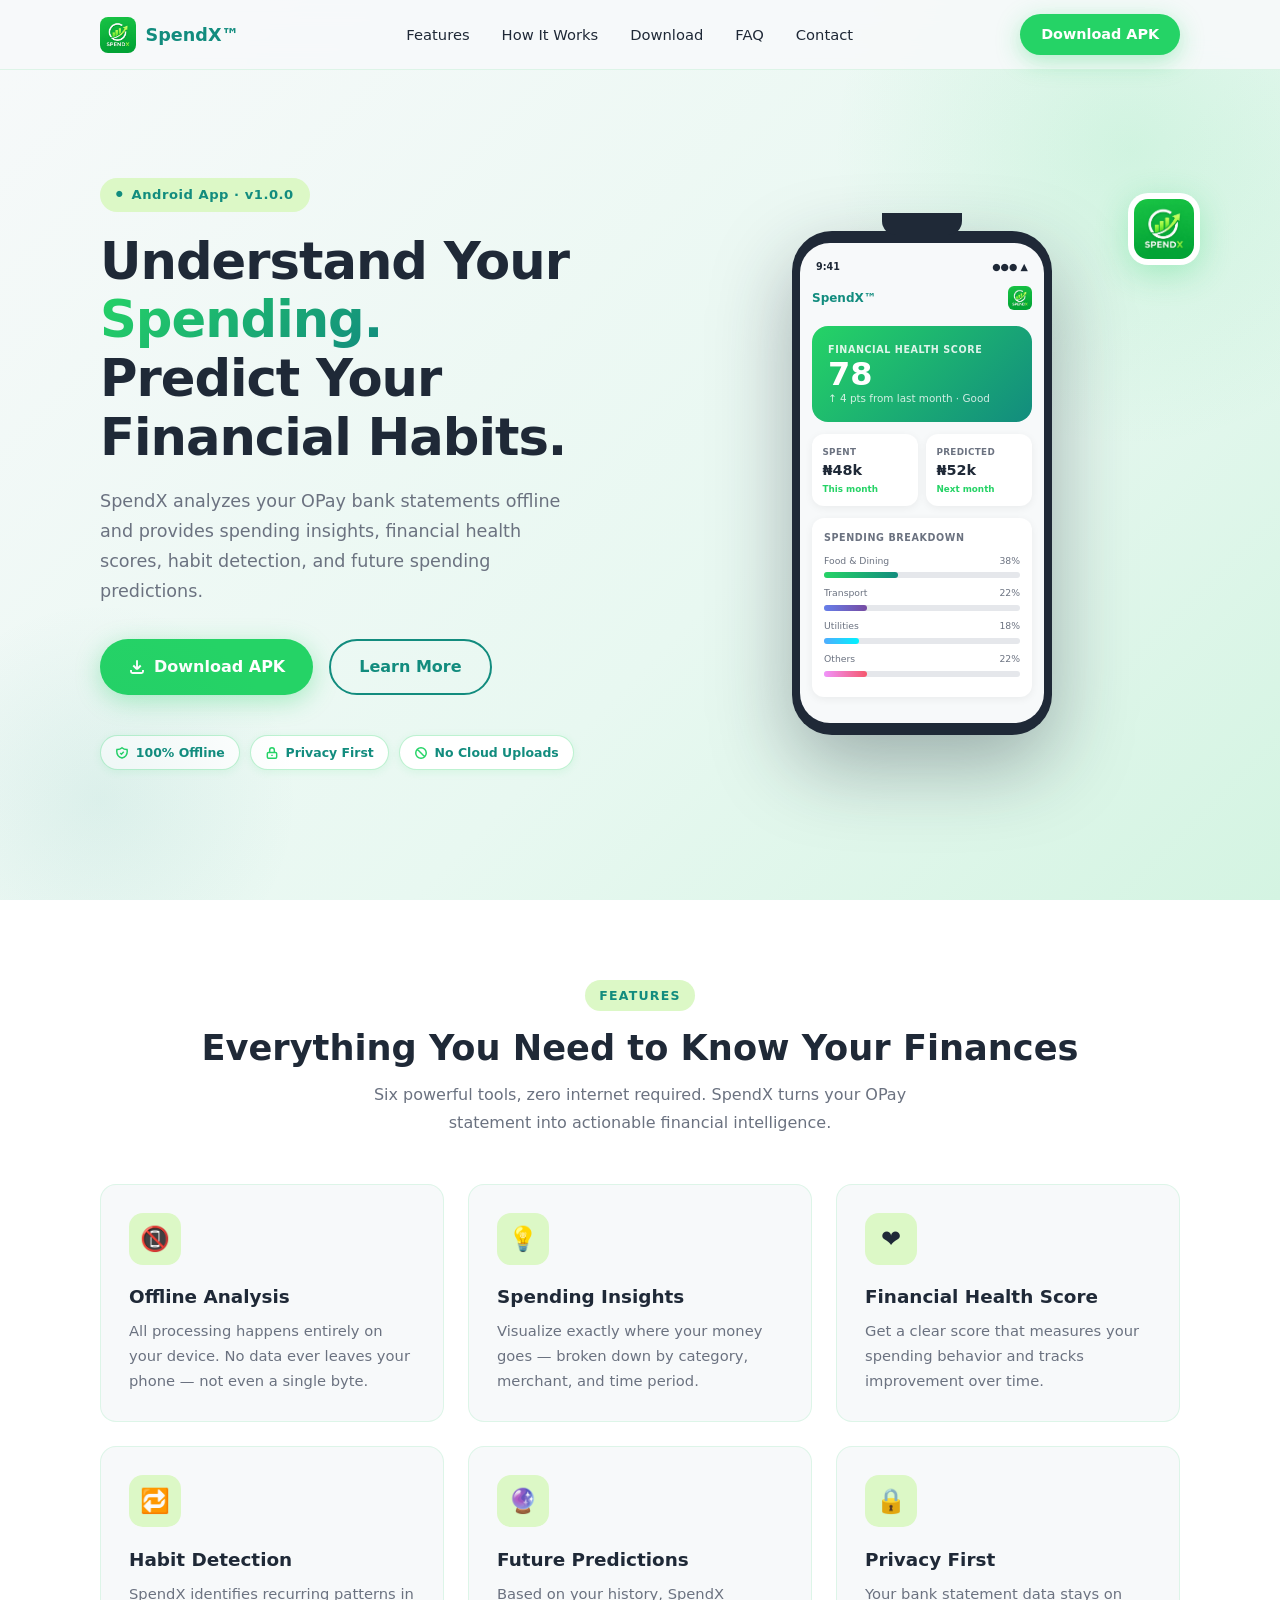
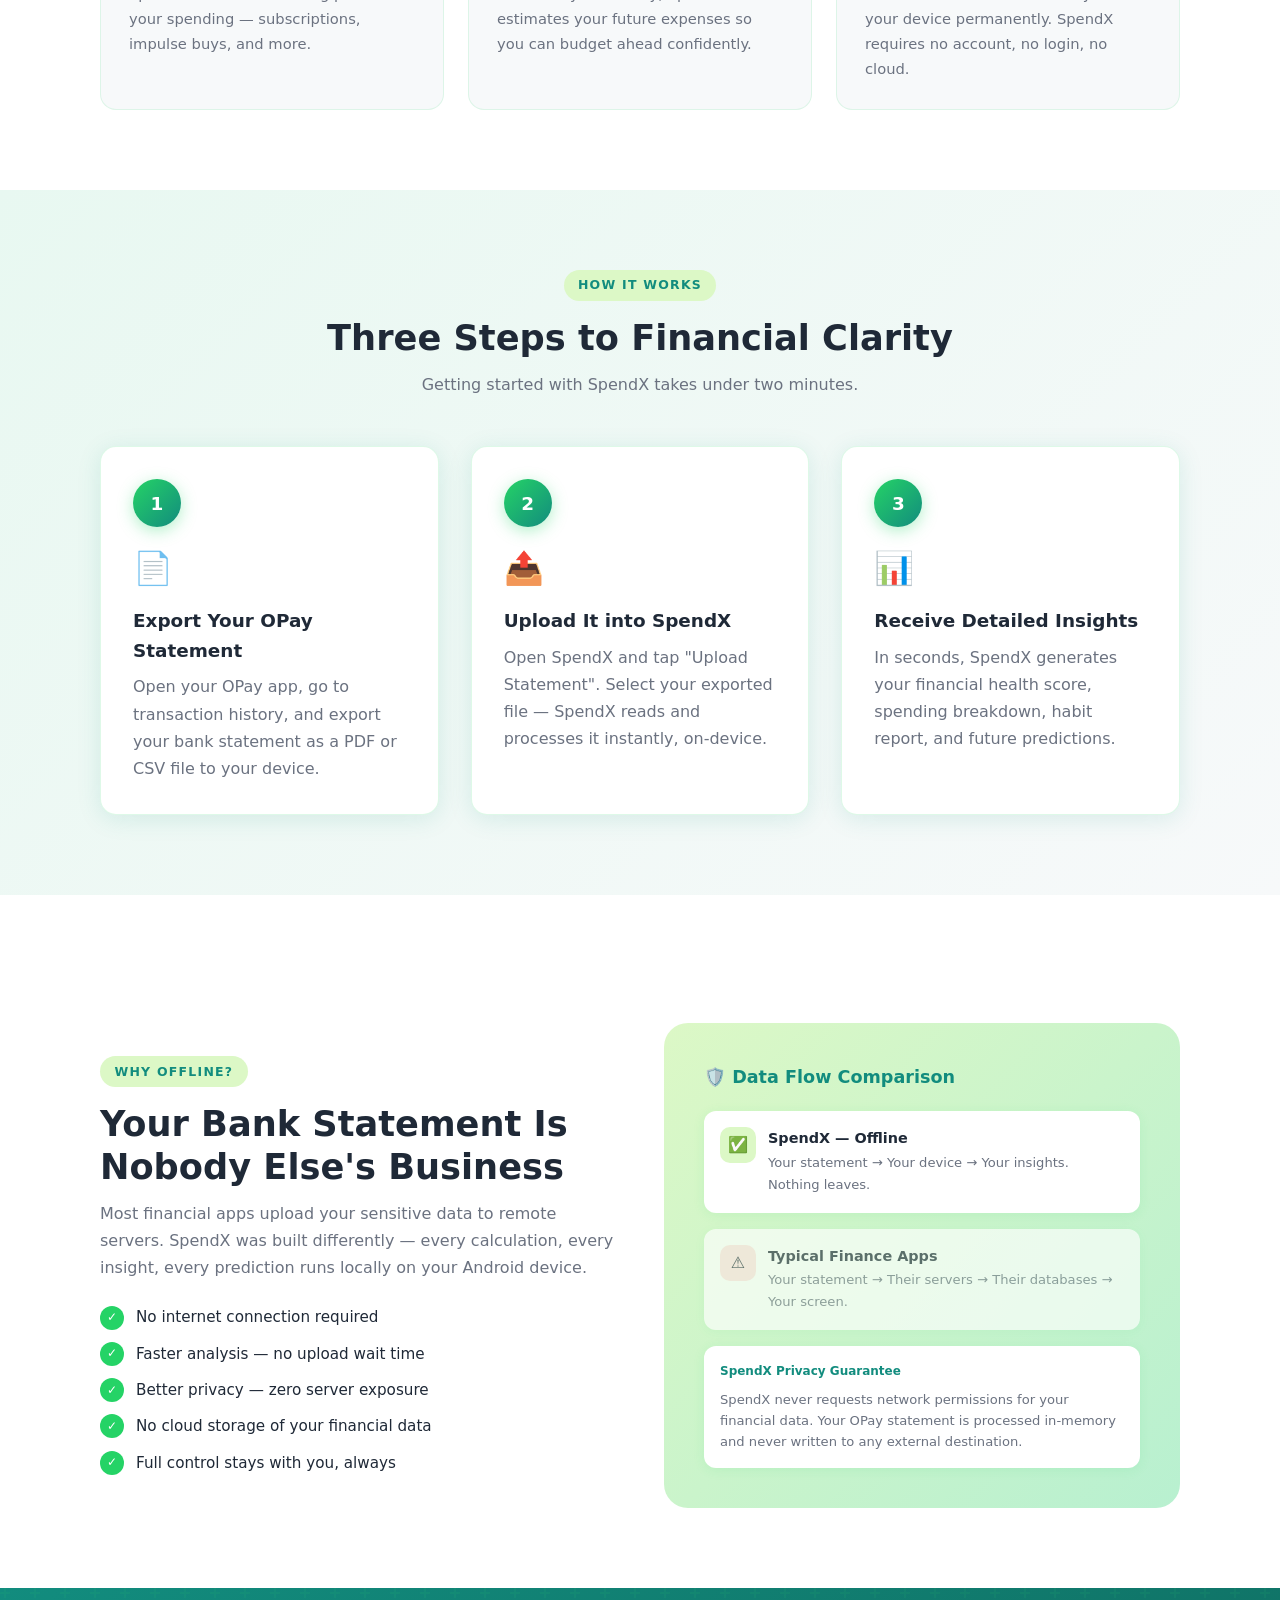
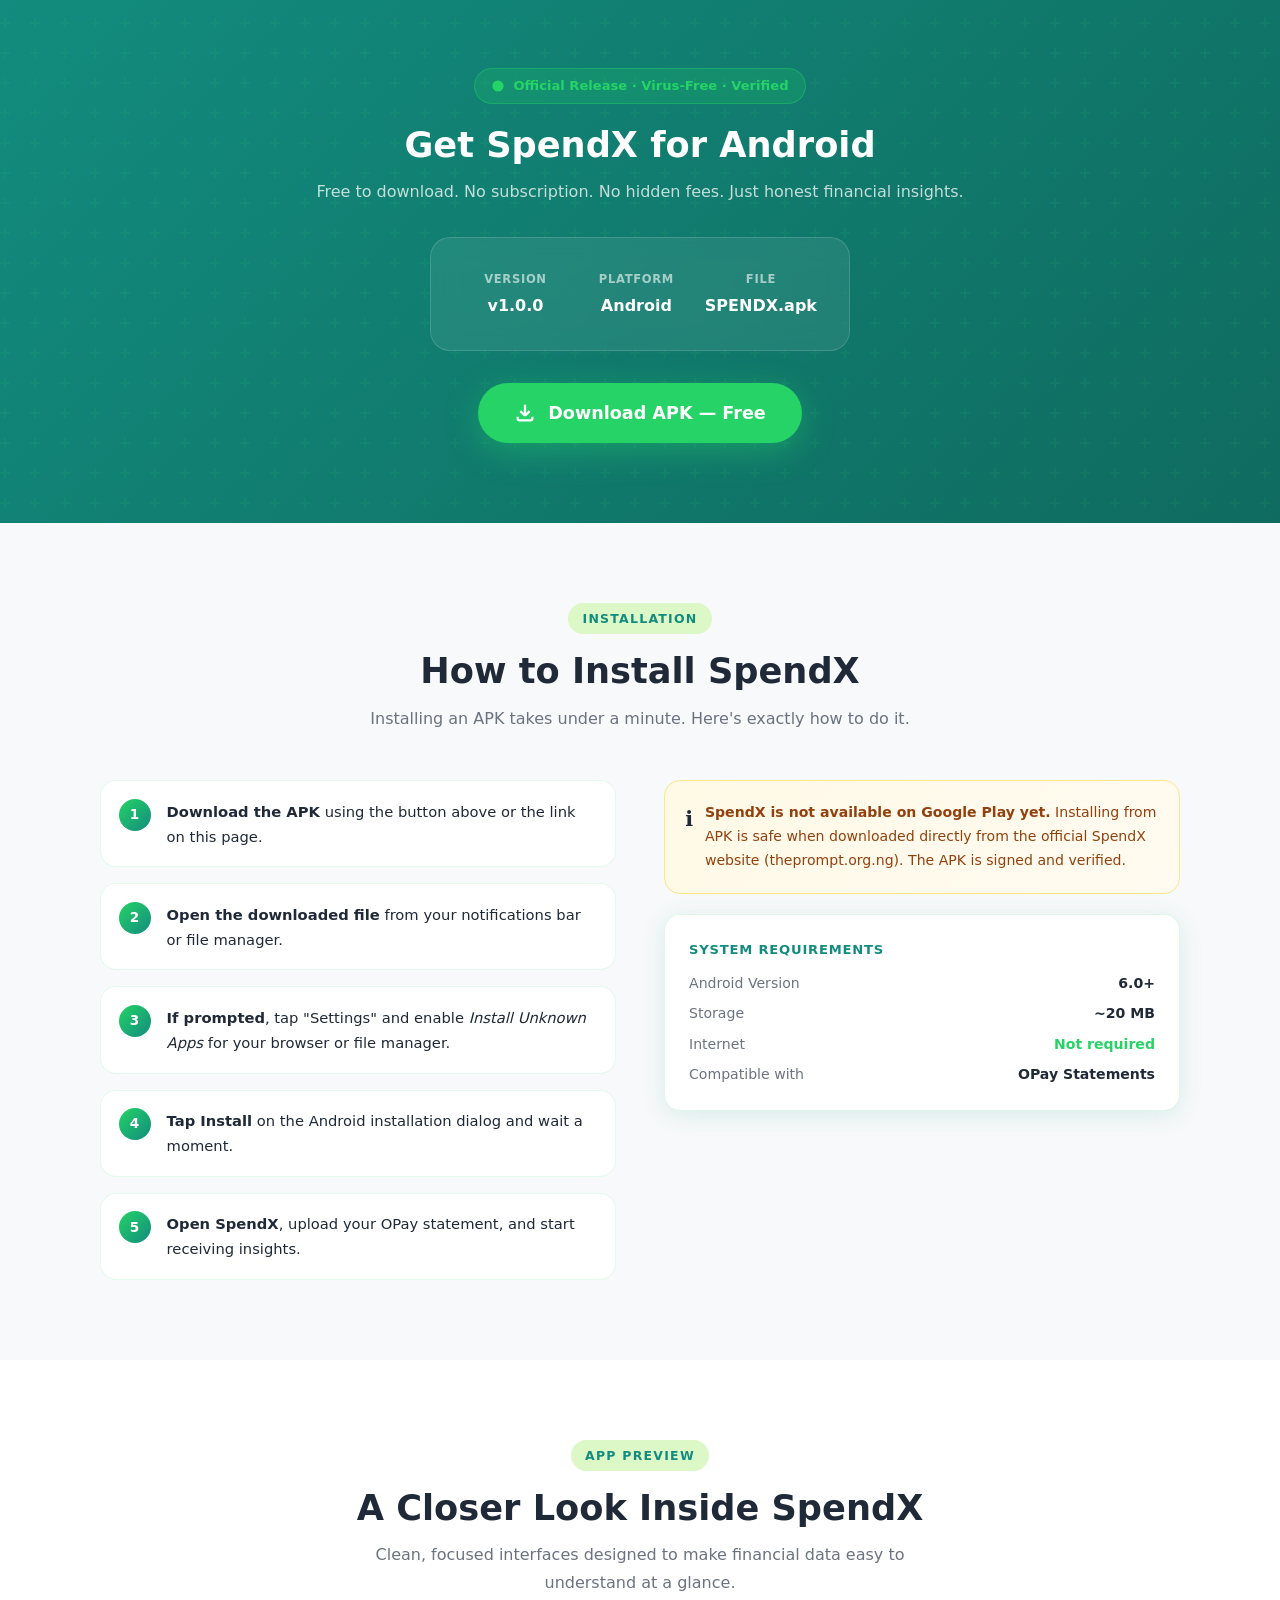
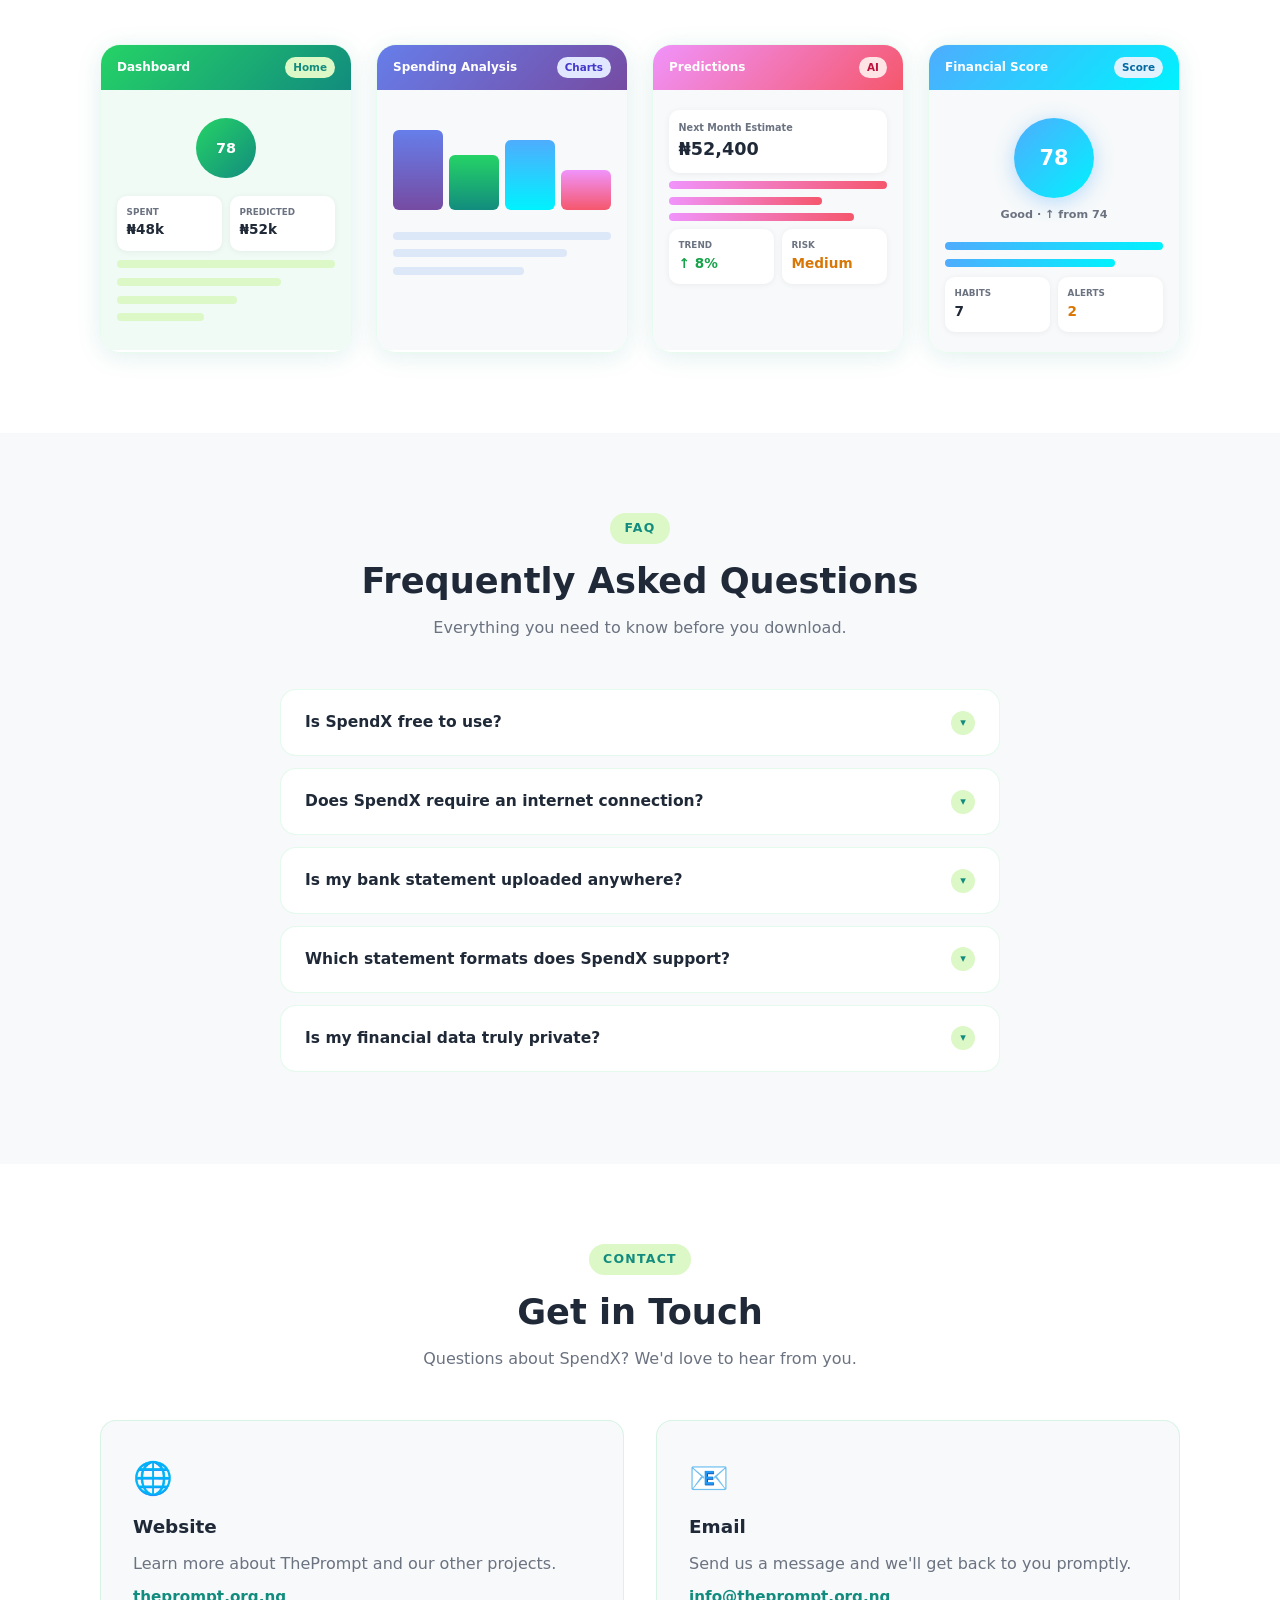
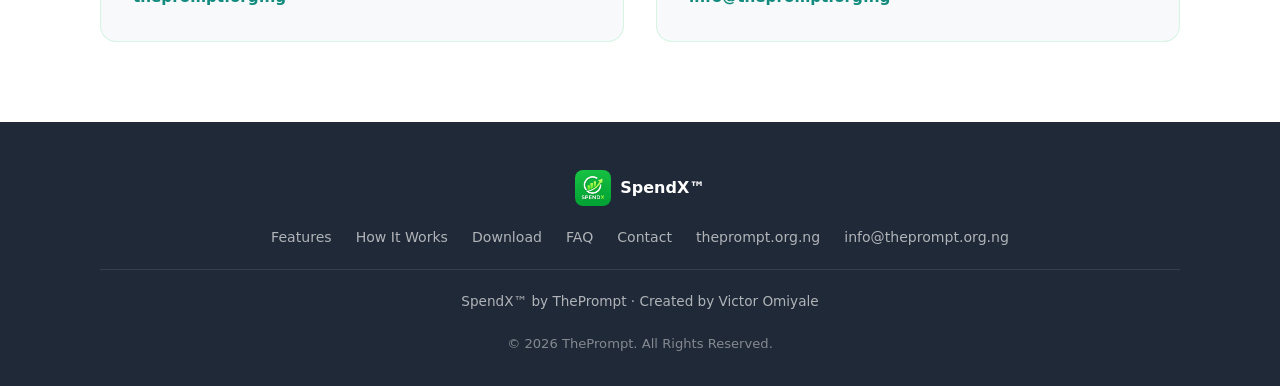
<file: index.html>
<!DOCTYPE html>
<html lang="en">
<head>
  <meta charset="UTF-8" />
  <meta name="viewport" content="width=device-width, initial-scale=1.0" />
  <title>SpendX™ – Understand Your Spending. Predict Your Financial Habits.</title>
  <meta name="description" content="SpendX analyzes your OPay bank statements offline and provides spending insights, financial health scores, habit detection, and future spending predictions." />
  <meta name="author" content="Victor Omiyale – ThePrompt" />
  <meta name="keywords" content="SpendX, OPay, bank statement analyzer, offline finance app, spending insights, financial health, Android app, Nigeria fintech" />
  <meta name="robots" content="index, follow" />
  <!-- Open Graph -->
  <meta property="og:title" content="SpendX™ – Understand Your Spending" />
  <meta property="og:description" content="Analyze your OPay bank statements offline. Get spending insights, health scores, habit detection, and predictions – all on your device." />
  <meta property="og:type" content="website" />
  <meta property="og:url" content="https://theprompt.org.ng" />
  <meta property="og:image" content="logo.png" />
  <meta property="og:site_name" content="SpendX by ThePrompt" />
  <!-- Twitter Card -->
  <meta name="twitter:card" content="summary_large_image" />
  <meta name="twitter:title" content="SpendX™ – Understand Your Spending" />
  <meta name="twitter:description" content="Analyze your OPay bank statements offline. Privacy-first Android app." />
  <meta name="twitter:image" content="logo.png" />
  <!-- Favicon -->
  <link rel="icon" type="image/png" href="logo.png" />
  <link rel="apple-touch-icon" href="logo.png" />

  <style>
    /* ─── RESET & BASE ─────────────────────────────────── */
    *, *::before, *::after { box-sizing: border-box; margin: 0; padding: 0; }
    :root {
      --green:   #25D366;
      --dark:    #128C7E;
      --bg:      #F7F9FA;
      --text:    #1F2937;
      --accent:  #DCF8C6;
      --muted:   #6B7280;
      --white:   #FFFFFF;
      --radius:  16px;
      --shadow:  0 4px 24px rgba(18,140,126,.12);
      --shadow-lg: 0 12px 48px rgba(18,140,126,.18);
      --transition: .3s cubic-bezier(.4,0,.2,1);
    }
    html { scroll-behavior: smooth; }
    body {
      font-family: 'Segoe UI', system-ui, -apple-system, sans-serif;
      background: var(--bg);
      color: var(--text);
      line-height: 1.6;
      overflow-x: hidden;
    }
    img { max-width: 100%; display: block; }
    a { color: inherit; text-decoration: none; }
    button, .btn { cursor: pointer; font-family: inherit; border: none; outline: none; }

    /* ─── TYPOGRAPHY ──────────────────────────────────── */
    h1 { font-size: clamp(2rem, 5vw, 3.2rem); font-weight: 800; line-height: 1.15; letter-spacing: -.02em; }
    h2 { font-size: clamp(1.5rem, 3.5vw, 2.2rem); font-weight: 700; line-height: 1.2; }
    h3 { font-size: 1.15rem; font-weight: 700; }
    p  { font-size: 1rem; color: var(--muted); line-height: 1.7; }

    /* ─── BUTTONS ─────────────────────────────────────── */
    .btn {
      display: inline-flex; align-items: center; gap: .5rem;
      padding: .85rem 1.75rem; border-radius: 50px;
      font-size: 1rem; font-weight: 600;
      transition: transform var(--transition), box-shadow var(--transition), background var(--transition);
    }
    .btn:hover { transform: translateY(-2px); }
    .btn-primary {
      background: var(--green); color: var(--white);
      box-shadow: 0 6px 24px rgba(37,211,102,.35);
    }
    .btn-primary:hover { background: #1DB954; box-shadow: 0 8px 32px rgba(37,211,102,.45); }
    .btn-outline {
      background: transparent; color: var(--dark);
      border: 2px solid var(--dark);
    }
    .btn-outline:hover { background: var(--accent); }

    /* ─── LAYOUT HELPERS ──────────────────────────────── */
    .container { max-width: 1120px; margin: 0 auto; padding: 0 1.25rem; }
    .section { padding: 5rem 0; }
    .section-label {
      display: inline-block; background: var(--accent);
      color: var(--dark); font-size: .78rem; font-weight: 700;
      letter-spacing: .1em; text-transform: uppercase;
      padding: .35rem .9rem; border-radius: 50px; margin-bottom: 1rem;
    }
    .section-title { color: var(--text); margin-bottom: .75rem; }
    .section-sub { max-width: 560px; }
    .text-center { text-align: center; }
    .text-center .section-sub { margin: 0 auto; }

    /* ─── SCROLL REVEAL ───────────────────────────────── */
    .reveal { opacity: 0; transform: translateY(30px); transition: opacity .6s ease, transform .6s ease; }
    .reveal.visible { opacity: 1; transform: none; }
    .reveal-delay-1 { transition-delay: .1s; }
    .reveal-delay-2 { transition-delay: .2s; }
    .reveal-delay-3 { transition-delay: .3s; }
    .reveal-delay-4 { transition-delay: .4s; }
    .reveal-delay-5 { transition-delay: .5s; }
    @media (prefers-reduced-motion: reduce) {
      .reveal { opacity: 1; transform: none; }
    }

    /* ─── NAV ─────────────────────────────────────────── */
    nav {
      position: fixed; top: 0; left: 0; right: 0; z-index: 900;
      background: rgba(247,249,250,.92); backdrop-filter: blur(12px);
      -webkit-backdrop-filter: blur(12px);
      border-bottom: 1px solid rgba(37,211,102,.12);
      transition: box-shadow .3s;
    }
    nav.scrolled { box-shadow: 0 2px 20px rgba(0,0,0,.08); }
    .nav-inner {
      display: flex; align-items: center; justify-content: space-between;
      max-width: 1120px; margin: 0 auto; padding: .9rem 1.25rem;
    }
    .nav-logo { display: flex; align-items: center; gap: .6rem; }
    .nav-logo img { width: 36px; height: 36px; border-radius: 8px; object-fit: cover; }
    .nav-logo span { font-weight: 800; font-size: 1.1rem; color: var(--dark); }
    .nav-links { display: flex; align-items: center; gap: 2rem; list-style: none; }
    .nav-links a { font-size: .92rem; font-weight: 500; color: var(--text); transition: color .2s; }
    .nav-links a:hover { color: var(--green); }
    .nav-cta { padding: .55rem 1.3rem; font-size: .9rem; }
    .hamburger {
      display: none; flex-direction: column; gap: 5px;
      background: none; border: none; cursor: pointer; padding: 4px;
    }
    .hamburger span {
      display: block; width: 24px; height: 2.5px;
      background: var(--dark); border-radius: 2px;
      transition: transform .3s, opacity .3s;
    }
    .hamburger.open span:nth-child(1) { transform: translateY(7.5px) rotate(45deg); }
    .hamburger.open span:nth-child(2) { opacity: 0; }
    .hamburger.open span:nth-child(3) { transform: translateY(-7.5px) rotate(-45deg); }
    .mobile-menu {
      display: none; flex-direction: column; gap: 0;
      background: var(--white); border-top: 1px solid rgba(37,211,102,.12);
      padding: .5rem 1.25rem 1.25rem;
    }
    .mobile-menu.open { display: flex; }
    .mobile-menu a {
      padding: .8rem 0; font-size: 1rem; font-weight: 500;
      border-bottom: 1px solid #F0F0F0; color: var(--text);
    }
    .mobile-menu a:last-child { border-bottom: none; }
    .mobile-menu .btn { margin-top: .75rem; text-align: center; justify-content: center; }
    @media (max-width: 768px) {
      .nav-links, .nav-cta { display: none; }
      .hamburger { display: flex; }
    }

    /* ─── HERO ────────────────────────────────────────── */
    .hero {
      min-height: 100vh; display: flex; align-items: center;
      padding: 7rem 0 4rem;
      background: linear-gradient(135deg, #F7F9FA 0%, #E8F8F1 60%, #D4F4E2 100%);
      position: relative; overflow: hidden;
    }
    .hero::before {
      content: ''; position: absolute;
      width: 600px; height: 600px; border-radius: 50%;
      background: radial-gradient(circle, rgba(37,211,102,.12) 0%, transparent 70%);
      top: -150px; right: -150px; pointer-events: none;
    }
    .hero::after {
      content: ''; position: absolute;
      width: 400px; height: 400px; border-radius: 50%;
      background: radial-gradient(circle, rgba(18,140,126,.08) 0%, transparent 70%);
      bottom: -100px; left: -100px; pointer-events: none;
    }
    .hero-grid {
      display: grid; grid-template-columns: 1fr 1fr;
      gap: 3rem; align-items: center;
    }
    .hero-badge {
      display: inline-flex; align-items: center; gap: .5rem;
      background: var(--accent); color: var(--dark);
      font-size: .82rem; font-weight: 700; padding: .4rem 1rem;
      border-radius: 50px; margin-bottom: 1.25rem;
      letter-spacing: .04em;
    }
    .hero-badge::before { content: '●'; font-size: .5rem; animation: pulse-dot 1.5s infinite; }
    @keyframes pulse-dot { 0%,100%{opacity:1}50%{opacity:.3} }
    .hero h1 { margin-bottom: 1.25rem; }
    .hero h1 .highlight {
      background: linear-gradient(135deg, var(--green), var(--dark));
      -webkit-background-clip: text; -webkit-text-fill-color: transparent;
      background-clip: text;
    }
    .hero p { font-size: 1.1rem; max-width: 480px; margin-bottom: 2rem; }
    .hero-buttons { display: flex; flex-wrap: wrap; gap: 1rem; margin-bottom: 2.5rem; }
    .trust-badges { display: flex; flex-wrap: wrap; gap: .6rem; }
    .trust-badge {
      display: inline-flex; align-items: center; gap: .4rem;
      background: var(--white); border: 1px solid rgba(37,211,102,.3);
      padding: .4rem .9rem; border-radius: 50px;
      font-size: .78rem; font-weight: 600; color: var(--dark);
      box-shadow: 0 2px 8px rgba(37,211,102,.1);
    }
    .trust-badge svg { width: 14px; height: 14px; }

    /* Phone mockup */
    .hero-visual { position: relative; display: flex; justify-content: center; align-items: center; }
    .phone-mockup {
      position: relative; width: 260px; margin: 0 auto;
      animation: float 4s ease-in-out infinite;
    }
    @keyframes float { 0%,100%{transform:translateY(0)}50%{transform:translateY(-14px)} }
    .phone-frame {
      background: var(--text); border-radius: 40px;
      padding: 12px 8px; box-shadow: 0 30px 80px rgba(31,41,55,.35);
      position: relative;
    }
    .phone-notch {
      width: 80px; height: 22px; background: var(--text);
      border-radius: 0 0 14px 14px; margin: 0 auto -4px;
      position: relative; z-index: 2;
    }
    .phone-screen {
      background: var(--bg); border-radius: 30px;
      overflow: hidden; min-height: 480px;
      padding: 1rem .75rem;
    }
    .phone-statusbar {
      display: flex; justify-content: space-between;
      font-size: .6rem; font-weight: 700; color: var(--text);
      margin-bottom: .75rem; padding: 0 .25rem;
    }
    .phone-app-header {
      display: flex; align-items: center; justify-content: space-between;
      margin-bottom: 1rem;
    }
    .phone-app-header span { font-size: .75rem; font-weight: 800; color: var(--dark); }
    .phone-score-card {
      background: linear-gradient(135deg, var(--green), var(--dark));
      border-radius: 16px; padding: 1rem; margin-bottom: .75rem; color: var(--white);
    }
    .phone-score-card .label { font-size: .6rem; opacity: .85; font-weight: 600; letter-spacing: .06em; text-transform: uppercase; }
    .phone-score-card .score { font-size: 2rem; font-weight: 900; line-height: 1; }
    .phone-score-card .sub { font-size: .65rem; opacity: .8; }
    .phone-mini-cards { display: grid; grid-template-columns: 1fr 1fr; gap: .5rem; margin-bottom: .75rem; }
    .phone-mini-card {
      background: var(--white); border-radius: 12px; padding: .65rem;
      box-shadow: 0 2px 8px rgba(0,0,0,.06);
    }
    .phone-mini-card .mc-label { font-size: .55rem; color: var(--muted); font-weight: 600; text-transform: uppercase; letter-spacing: .04em; }
    .phone-mini-card .mc-value { font-size: .9rem; font-weight: 800; color: var(--text); }
    .phone-mini-card .mc-sub { font-size: .55rem; color: var(--green); font-weight: 600; }
    .phone-bar-row { margin-bottom: .5rem; }
    .phone-bar-label { display: flex; justify-content: space-between; font-size: .58rem; color: var(--muted); margin-bottom: .25rem; }
    .phone-bar-track { background: #E5E7EB; border-radius: 99px; height: 6px; }
    .phone-bar-fill { height: 100%; border-radius: 99px; background: linear-gradient(90deg, var(--green), var(--dark)); }

    .hero-logo {
      position: absolute; top: -20px; right: -20px;
      width: 72px; height: 72px; border-radius: 20px;
      box-shadow: 0 8px 32px rgba(37,211,102,.3);
      background: var(--white); padding: 6px;
      animation: float 4s ease-in-out infinite .5s;
    }

    @media (max-width: 768px) {
      .hero-grid { grid-template-columns: 1fr; text-align: center; }
      .hero p, .hero .trust-badges, .hero-buttons { justify-content: center; }
      .hero p { max-width: 100%; }
      .hero-visual { margin-top: 2rem; }
      .phone-mockup { width: 220px; }
      .phone-screen { min-height: 400px; }
      .hero-logo { display: none; }
    }

    /* ─── FEATURES ────────────────────────────────────── */
    .features { background: var(--white); }
    .features-grid {
      display: grid;
      grid-template-columns: repeat(auto-fill, minmax(300px, 1fr));
      gap: 1.5rem; margin-top: 3rem;
    }
    .feature-card {
      background: var(--bg); border-radius: var(--radius);
      padding: 1.75rem; border: 1px solid rgba(37,211,102,.12);
      transition: transform var(--transition), box-shadow var(--transition), border-color var(--transition);
    }
    .feature-card:hover {
      transform: translateY(-4px);
      box-shadow: var(--shadow);
      border-color: rgba(37,211,102,.3);
    }
    .feature-icon {
      width: 52px; height: 52px; border-radius: 14px;
      background: var(--accent); display: flex; align-items: center; justify-content: center;
      margin-bottom: 1.1rem; font-size: 1.5rem;
    }
    .feature-card h3 { margin-bottom: .4rem; color: var(--text); }
    .feature-card p { font-size: .92rem; }

    /* ─── HOW IT WORKS ────────────────────────────────── */
    .hiw { background: linear-gradient(135deg, #E8F8F1 0%, var(--bg) 100%); }
    .hiw-steps {
      display: grid; grid-template-columns: repeat(auto-fill, minmax(280px, 1fr));
      gap: 2rem; margin-top: 3rem; position: relative;
    }
    .hiw-step {
      background: var(--white); border-radius: var(--radius);
      padding: 2rem; position: relative; border: 1px solid rgba(37,211,102,.15);
      box-shadow: var(--shadow);
    }
    .hiw-step-num {
      width: 48px; height: 48px; border-radius: 50%;
      background: linear-gradient(135deg, var(--green), var(--dark));
      color: var(--white); font-weight: 900; font-size: 1.15rem;
      display: flex; align-items: center; justify-content: center;
      margin-bottom: 1rem; box-shadow: 0 4px 16px rgba(37,211,102,.35);
    }
    .hiw-icon { font-size: 2rem; margin-bottom: .75rem; }
    .hiw-step h3 { margin-bottom: .5rem; }
    .hiw-connector {
      display: none;
    }
    @media (min-width: 900px) {
      .hiw-steps { grid-template-columns: repeat(3, 1fr); }
    }

    /* ─── WHY OFFLINE ─────────────────────────────────── */
    .why-offline { background: var(--white); }
    .why-grid { display: grid; grid-template-columns: 1fr 1fr; gap: 3rem; align-items: center; margin-top: 3rem; }
    .why-visual {
      background: linear-gradient(135deg, var(--accent), #B8F0D0);
      border-radius: 24px; padding: 2.5rem;
      display: flex; flex-direction: column; gap: 1rem;
    }
    .why-visual-title { font-weight: 800; font-size: 1.1rem; color: var(--dark); margin-bottom: .25rem; }
    .why-item {
      display: flex; align-items: flex-start; gap: .75rem;
      background: var(--white); border-radius: 12px;
      padding: 1rem; box-shadow: 0 2px 12px rgba(37,211,102,.1);
    }
    .why-item-icon {
      width: 36px; height: 36px; border-radius: 10px;
      background: var(--accent); display: flex; align-items: center; justify-content: center;
      font-size: 1rem; flex-shrink: 0;
    }
    .why-item-text h4 { font-size: .9rem; font-weight: 700; color: var(--text); }
    .why-item-text p { font-size: .82rem; margin-top: .1rem; }
    .why-benefits { display: flex; flex-direction: column; gap: .75rem; margin-top: 1.5rem; }
    .why-benefit {
      display: flex; align-items: center; gap: .75rem;
      font-size: .95rem; font-weight: 500; color: var(--text);
    }
    .why-benefit::before {
      content: '✓'; width: 24px; height: 24px; border-radius: 50%;
      background: var(--green); color: var(--white);
      display: flex; align-items: center; justify-content: center;
      font-size: .75rem; font-weight: 900; flex-shrink: 0;
    }
    @media (max-width: 768px) { .why-grid { grid-template-columns: 1fr; } }

    /* ─── DOWNLOAD ────────────────────────────────────── */
    .download-section {
      background: linear-gradient(135deg, var(--dark) 0%, #0F6B5F 100%);
      position: relative; overflow: hidden;
    }
    .download-section::before {
      content: ''; position: absolute; inset: 0;
      background: url("data:image/svg+xml,%3Csvg width='60' height='60' viewBox='0 0 60 60' xmlns='http://www.w3.org/2000/svg'%3E%3Cg fill='none' fill-rule='evenodd'%3E%3Cg fill='%2325D366' fill-opacity='0.08'%3E%3Cpath d='M36 34v-4h-2v4h-4v2h4v4h2v-4h4v-2h-4zm0-30V0h-2v4h-4v2h4v4h2V6h4V4h-4zM6 34v-4H4v4H0v2h4v4h2v-4h4v-2H6zM6 4V0H4v4H0v2h4v4h2V6h4V4H6z'/%3E%3C/g%3E%3C/g%3E%3C/svg%3E");
      pointer-events: none;
    }
    .download-inner { position: relative; z-index: 1; text-align: center; }
    .download-badge {
      display: inline-flex; align-items: center; gap: .5rem;
      background: rgba(37,211,102,.2); border: 1px solid rgba(37,211,102,.4);
      color: var(--green); font-size: .82rem; font-weight: 700;
      padding: .4rem 1rem; border-radius: 50px; margin-bottom: 1.25rem;
    }
    .download-section h2 { color: var(--white); margin-bottom: .75rem; }
    .download-section p { color: rgba(255,255,255,.75); margin-bottom: 2rem; }
    .download-card {
      background: rgba(255,255,255,.08); backdrop-filter: blur(10px);
      border: 1px solid rgba(255,255,255,.15); border-radius: 20px;
      padding: 2rem; max-width: 420px; margin: 0 auto 2rem;
      display: grid; grid-template-columns: 1fr 1fr 1fr; gap: 1rem;
    }
    .dl-stat { text-align: center; }
    .dl-stat-label { font-size: .72rem; color: rgba(255,255,255,.6); font-weight: 600; text-transform: uppercase; letter-spacing: .06em; }
    .dl-stat-value { font-size: 1rem; font-weight: 800; color: var(--white); margin-top: .25rem; }
    .download-btn {
      display: inline-flex; align-items: center; gap: .75rem;
      background: var(--green); color: var(--white);
      padding: 1rem 2.25rem; border-radius: 50px;
      font-size: 1.1rem; font-weight: 700;
      box-shadow: 0 8px 32px rgba(37,211,102,.4);
      transition: transform var(--transition), box-shadow var(--transition), background var(--transition);
    }
    .download-btn:hover {
      transform: translateY(-3px);
      box-shadow: 0 12px 40px rgba(37,211,102,.55);
      background: #1DB954;
    }
    .download-btn svg { width: 22px; height: 22px; }

    /* ─── INSTALL GUIDE ───────────────────────────────── */
    .install { background: var(--bg); }
    .install-grid { display: grid; grid-template-columns: 1fr 1fr; gap: 3rem; align-items: start; margin-top: 3rem; }
    .install-steps { display: flex; flex-direction: column; gap: 1rem; }
    .install-step {
      display: flex; gap: 1rem; align-items: flex-start;
      background: var(--white); border-radius: var(--radius);
      padding: 1.1rem; border: 1px solid rgba(37,211,102,.12);
      transition: border-color .2s, box-shadow .2s;
    }
    .install-step:hover { border-color: var(--green); box-shadow: 0 2px 16px rgba(37,211,102,.1); }
    .install-num {
      width: 32px; height: 32px; border-radius: 50%;
      background: linear-gradient(135deg, var(--green), var(--dark));
      color: var(--white); font-weight: 900; font-size: .85rem;
      display: flex; align-items: center; justify-content: center; flex-shrink: 0;
    }
    .install-step p { font-size: .92rem; color: var(--text); margin-top: 0; }
    .install-note {
      background: linear-gradient(135deg, #FFF9E6, #FFFBF0);
      border: 1px solid #FDE68A; border-radius: var(--radius);
      padding: 1.25rem; display: flex; gap: .75rem; align-items: flex-start;
    }
    .install-note-icon { font-size: 1.3rem; flex-shrink: 0; margin-top: .1rem; }
    .install-note p { font-size: .88rem; color: #92400E; margin: 0; }
    @media (max-width: 768px) { .install-grid { grid-template-columns: 1fr; } }

    /* ─── SCREENSHOTS ─────────────────────────────────── */
    .screenshots { background: var(--white); }
    .ss-grid {
      display: grid; grid-template-columns: repeat(auto-fill, minmax(220px, 1fr));
      gap: 1.5rem; margin-top: 3rem;
    }
    .ss-card {
      border-radius: 20px; overflow: hidden;
      box-shadow: var(--shadow); border: 1px solid rgba(37,211,102,.1);
      transition: transform var(--transition), box-shadow var(--transition);
    }
    .ss-card:hover { transform: translateY(-5px) scale(1.01); box-shadow: var(--shadow-lg); }
    .ss-header {
      padding: .75rem 1rem; font-size: .75rem; font-weight: 700;
      display: flex; justify-content: space-between; align-items: center;
    }
    .ss-body { background: var(--bg); padding: 1rem; min-height: 260px; }
    /* Dashboard mock */
    .ss-dashboard .ss-header { background: linear-gradient(135deg, var(--green), var(--dark)); color: white; }
    .ss-dashboard .ss-body { background: #F0FBF5; }
    /* Analysis mock */
    .ss-analysis .ss-header { background: linear-gradient(135deg, #667EEA, #764BA2); color: white; }
    /* Predictions mock */
    .ss-predictions .ss-header { background: linear-gradient(135deg, #F093FB, #F5576C); color: white; }
    /* Score mock */
    .ss-score .ss-header { background: linear-gradient(135deg, #4FACFE, #00F2FE); color: white; }

    .ss-placeholder {
      display: flex; flex-direction: column; gap: .6rem; padding: .25rem 0;
    }
    .ss-bar { height: 8px; border-radius: 4px; background: var(--accent); }
    .ss-bar-alt { height: 8px; border-radius: 4px; background: #DCE8F8; }
    .ss-circle {
      width: 60px; height: 60px; border-radius: 50%;
      background: linear-gradient(135deg, var(--green), var(--dark));
      margin: .5rem auto; display: flex; align-items: center; justify-content: center;
      color: white; font-weight: 900; font-size: .9rem;
    }
    .ss-mini-grid { display: grid; grid-template-columns: 1fr 1fr; gap: .5rem; }
    .ss-mini-item {
      background: white; border-radius: 10px; padding: .6rem;
      box-shadow: 0 1px 6px rgba(0,0,0,.06);
    }
    .ss-mini-item .smi-label { font-size: .55rem; color: var(--muted); font-weight: 600; text-transform: uppercase; }
    .ss-mini-item .smi-val { font-size: .85rem; font-weight: 800; color: var(--text); }
    .ss-tag { font-size: .65rem; background: var(--accent); color: var(--dark); padding: .15rem .5rem; border-radius: 99px; font-weight: 700; }

    /* ─── FAQ ─────────────────────────────────────────── */
    .faq { background: var(--bg); }
    .faq-list { max-width: 720px; margin: 3rem auto 0; }
    .faq-item {
      border-radius: var(--radius); margin-bottom: .75rem;
      background: var(--white); border: 1px solid rgba(37,211,102,.12);
      overflow: hidden; transition: border-color .2s;
    }
    .faq-item.open { border-color: var(--green); }
    .faq-q {
      display: flex; justify-content: space-between; align-items: center;
      padding: 1.25rem 1.5rem; cursor: pointer;
      font-weight: 600; font-size: .97rem; color: var(--text);
      user-select: none;
    }
    .faq-q:hover { color: var(--dark); }
    .faq-chevron {
      width: 24px; height: 24px; border-radius: 50%;
      background: var(--accent); display: flex; align-items: center; justify-content: center;
      transition: transform .3s; flex-shrink: 0;
      font-size: .7rem; color: var(--dark);
    }
    .faq-item.open .faq-chevron { transform: rotate(180deg); background: var(--green); color: white; }
    .faq-a {
      max-height: 0; overflow: hidden;
      transition: max-height .35s ease, padding .35s;
      padding: 0 1.5rem;
    }
    .faq-a-inner { padding-bottom: 1.25rem; font-size: .93rem; color: var(--muted); }
    .faq-item.open .faq-a { max-height: 200px; }

    /* ─── CONTACT ─────────────────────────────────────── */
    .contact { background: var(--white); }
    .contact-grid { display: grid; grid-template-columns: 1fr 1fr; gap: 2rem; margin-top: 3rem; }
    .contact-card {
      background: var(--bg); border-radius: var(--radius);
      padding: 2rem; border: 1px solid rgba(37,211,102,.15);
      display: flex; flex-direction: column; align-items: flex-start; gap: .5rem;
      transition: box-shadow var(--transition), border-color var(--transition);
    }
    .contact-card:hover { box-shadow: var(--shadow); border-color: var(--green); }
    .contact-icon { font-size: 2rem; }
    .contact-card h3 { color: var(--text); }
    .contact-card a { color: var(--dark); font-weight: 600; font-size: .95rem; }
    .contact-card a:hover { color: var(--green); text-decoration: underline; }
    @media (max-width: 600px) { .contact-grid { grid-template-columns: 1fr; } }

    /* ─── FOOTER ──────────────────────────────────────── */
    footer {
      background: var(--text); color: rgba(255,255,255,.75);
      padding: 3rem 0 2rem;
    }
    .footer-inner {
      display: flex; flex-direction: column; align-items: center;
      gap: 1.25rem; text-align: center;
    }
    .footer-logo { display: flex; align-items: center; gap: .6rem; }
    .footer-logo img { width: 36px; height: 36px; border-radius: 8px; }
    .footer-logo span { font-weight: 800; font-size: 1rem; color: var(--white); }
    .footer-links { display: flex; flex-wrap: wrap; justify-content: center; gap: .5rem 1.5rem; }
    .footer-links a { font-size: .88rem; color: rgba(255,255,255,.65); transition: color .2s; }
    .footer-links a:hover { color: var(--green); }
    .footer-divider { width: 100%; height: 1px; background: rgba(255,255,255,.1); }
    .footer-bottom { font-size: .82rem; color: rgba(255,255,255,.45); }

    /* ─── FLOATING DOWNLOAD BUTTON (MOBILE) ───────────── */
    .fab {
      display: none; position: fixed; bottom: 1.5rem; right: 1.25rem; z-index: 800;
      align-items: center; gap: .55rem;
      background: var(--green); color: var(--white);
      padding: .85rem 1.5rem; border-radius: 50px;
      font-size: .92rem; font-weight: 700;
      box-shadow: 0 6px 24px rgba(37,211,102,.5);
      animation: fab-bounce 2s ease-in-out infinite;
    }
    @keyframes fab-bounce { 0%,100%{transform:translateY(0)}50%{transform:translateY(-4px)} }
    .fab:hover { background: #1DB954; }
    @media (max-width: 768px) { .fab { display: flex; } }
  </style>
</head>
<body>

<!-- ░░ FLOATING DOWNLOAD (MOBILE) ░░ -->
<a class="fab" href="https://github.com/Papalvic/SpendX/releases/latest/download/SPENDX.apk" download>
  <svg xmlns="http://www.w3.org/2000/svg" width="18" height="18" fill="none" viewBox="0 0 24 24" stroke="currentColor" stroke-width="2.5"><path d="M4 16v2a2 2 0 002 2h12a2 2 0 002-2v-2M7 10l5 5m0 0l5-5m-5 5V3"/></svg>
  Download APK
</a>

<!-- ░░ NAV ░░ -->
<nav id="navbar">
  <div class="nav-inner">
    <a href="#" class="nav-logo">
      <img src="logo.png" alt="SpendX Logo" />
      <span>SpendX™</span>
    </a>
    <ul class="nav-links">
      <li><a href="#features">Features</a></li>
      <li><a href="#how-it-works">How It Works</a></li>
      <li><a href="#download">Download</a></li>
      <li><a href="#faq">FAQ</a></li>
      <li><a href="#contact">Contact</a></li>
    </ul>
    <a href="https://github.com/Papalvic/SpendX/releases/latest/download/SPENDX.apk" class="btn btn-primary nav-cta" download>Download APK</a>
    <button class="hamburger" id="hamburger" aria-label="Open menu">
      <span></span><span></span><span></span>
    </button>
  </div>
  <div class="mobile-menu" id="mobile-menu">
    <a href="#features" class="mobile-link">Features</a>
    <a href="#how-it-works" class="mobile-link">How It Works</a>
    <a href="#download" class="mobile-link">Download</a>
    <a href="#faq" class="mobile-link">FAQ</a>
    <a href="#contact" class="mobile-link">Contact</a>
    <a href="https://github.com/Papalvic/SpendX/releases/latest/download/SPENDX.apk" class="btn btn-primary" download>Download APK</a>
  </div>
</nav>

<!-- ░░ HERO ░░ -->
<section class="hero" id="home">
  <div class="container">
    <div class="hero-grid">
      <div class="hero-content reveal">
        <div class="hero-badge">Android App · v1.0.0</div>
        <h1>Understand Your <span class="highlight">Spending.</span><br>Predict Your Financial Habits.</h1>
        <p>SpendX analyzes your OPay bank statements offline and provides spending insights, financial health scores, habit detection, and future spending predictions.</p>
        <div class="hero-buttons">
          <a href="https://github.com/Papalvic/SpendX/releases/latest/download/SPENDX.apk" class="btn btn-primary" download>
            <svg xmlns="http://www.w3.org/2000/svg" width="18" height="18" fill="none" viewBox="0 0 24 24" stroke="currentColor" stroke-width="2.5"><path d="M4 16v2a2 2 0 002 2h12a2 2 0 002-2v-2M7 10l5 5m0 0l5-5m-5 5V3"/></svg>
            Download APK
          </a>
          <a href="#features" class="btn btn-outline">Learn More</a>
        </div>
        <div class="trust-badges">
          <div class="trust-badge">
            <svg xmlns="http://www.w3.org/2000/svg" fill="none" viewBox="0 0 24 24" stroke="#25D366" stroke-width="2.5"><path d="M9 12l2 2 4-4m5.618-4.016A11.955 11.955 0 0112 2.944a11.955 11.955 0 01-8.618 3.04A12.02 12.02 0 003 9c0 5.591 3.824 10.29 9 11.622 5.176-1.332 9-6.03 9-11.622 0-1.042-.133-2.052-.382-3.016z"/></svg>
            100% Offline
          </div>
          <div class="trust-badge">
            <svg xmlns="http://www.w3.org/2000/svg" fill="none" viewBox="0 0 24 24" stroke="#25D366" stroke-width="2.5"><path d="M12 15v2m-6 4h12a2 2 0 002-2v-6a2 2 0 00-2-2H6a2 2 0 00-2 2v6a2 2 0 002 2zm10-10V7a4 4 0 00-8 0v4h8z"/></svg>
            Privacy First
          </div>
          <div class="trust-badge">
            <svg xmlns="http://www.w3.org/2000/svg" fill="none" viewBox="0 0 24 24" stroke="#25D366" stroke-width="2.5"><path d="M18.364 18.364A9 9 0 005.636 5.636m12.728 12.728A9 9 0 015.636 5.636m12.728 12.728L5.636 5.636"/></svg>
            No Cloud Uploads
          </div>
        </div>
      </div>

      <div class="hero-visual reveal reveal-delay-2">
        <div class="phone-mockup">
          <div class="phone-notch"></div>
          <div class="phone-frame">
            <div class="phone-screen">
              <div class="phone-statusbar">
                <span>9:41</span>
                <span>●●● ▲</span>
              </div>
              <div class="phone-app-header">
                <span>SpendX™</span>
                <img src="logo.png" alt="SpendX" style="width:24px;height:24px;border-radius:6px;" />
              </div>
              <div class="phone-score-card">
                <div class="label">Financial Health Score</div>
                <div class="score">78</div>
                <div class="sub">↑ 4 pts from last month · Good</div>
              </div>
              <div class="phone-mini-cards">
                <div class="phone-mini-card">
                  <div class="mc-label">Spent</div>
                  <div class="mc-value">₦48k</div>
                  <div class="mc-sub">This month</div>
                </div>
                <div class="phone-mini-card">
                  <div class="mc-label">Predicted</div>
                  <div class="mc-value">₦52k</div>
                  <div class="mc-sub">Next month</div>
                </div>
              </div>
              <div style="background:#fff;border-radius:12px;padding:.75rem;box-shadow:0 2px 8px rgba(0,0,0,.06)">
                <div style="font-size:.6rem;font-weight:700;color:#6B7280;text-transform:uppercase;letter-spacing:.06em;margin-bottom:.5rem">Spending Breakdown</div>
                <div class="phone-bar-row"><div class="phone-bar-label"><span>Food & Dining</span><span>38%</span></div><div class="phone-bar-track"><div class="phone-bar-fill" style="width:38%"></div></div></div>
                <div class="phone-bar-row"><div class="phone-bar-label"><span>Transport</span><span>22%</span></div><div class="phone-bar-track"><div class="phone-bar-fill" style="width:22%;background:linear-gradient(90deg,#667EEA,#764BA2)"></div></div></div>
                <div class="phone-bar-row"><div class="phone-bar-label"><span>Utilities</span><span>18%</span></div><div class="phone-bar-track"><div class="phone-bar-fill" style="width:18%;background:linear-gradient(90deg,#4FACFE,#00F2FE)"></div></div></div>
                <div class="phone-bar-row"><div class="phone-bar-label"><span>Others</span><span>22%</span></div><div class="phone-bar-track"><div class="phone-bar-fill" style="width:22%;background:linear-gradient(90deg,#F093FB,#F5576C)"></div></div></div>
              </div>
            </div>
          </div>
        </div>
        <img class="hero-logo" src="logo.png" alt="SpendX" />
      </div>
    </div>
  </div>
</section>

<!-- ░░ FEATURES ░░ -->
<section class="section features" id="features">
  <div class="container">
    <div class="text-center reveal">
      <div class="section-label">Features</div>
      <h2 class="section-title">Everything You Need to Know Your Finances</h2>
      <p class="section-sub">Six powerful tools, zero internet required. SpendX turns your OPay statement into actionable financial intelligence.</p>
    </div>
    <div class="features-grid">
      <div class="feature-card reveal reveal-delay-1">
        <div class="feature-icon">📵</div>
        <h3>Offline Analysis</h3>
        <p>All processing happens entirely on your device. No data ever leaves your phone — not even a single byte.</p>
      </div>
      <div class="feature-card reveal reveal-delay-2">
        <div class="feature-icon">💡</div>
        <h3>Spending Insights</h3>
        <p>Visualize exactly where your money goes — broken down by category, merchant, and time period.</p>
      </div>
      <div class="feature-card reveal reveal-delay-3">
        <div class="feature-icon">❤️</div>
        <h3>Financial Health Score</h3>
        <p>Get a clear score that measures your spending behavior and tracks improvement over time.</p>
      </div>
      <div class="feature-card reveal reveal-delay-1">
        <div class="feature-icon">🔁</div>
        <h3>Habit Detection</h3>
        <p>SpendX identifies recurring patterns in your spending — subscriptions, impulse buys, and more.</p>
      </div>
      <div class="feature-card reveal reveal-delay-2">
        <div class="feature-icon">🔮</div>
        <h3>Future Predictions</h3>
        <p>Based on your history, SpendX estimates your future expenses so you can budget ahead confidently.</p>
      </div>
      <div class="feature-card reveal reveal-delay-3">
        <div class="feature-icon">🔒</div>
        <h3>Privacy First</h3>
        <p>Your bank statement data stays on your device permanently. SpendX requires no account, no login, no cloud.</p>
      </div>
    </div>
  </div>
</section>

<!-- ░░ HOW IT WORKS ░░ -->
<section class="section hiw" id="how-it-works">
  <div class="container">
    <div class="text-center reveal">
      <div class="section-label">How It Works</div>
      <h2 class="section-title">Three Steps to Financial Clarity</h2>
      <p class="section-sub">Getting started with SpendX takes under two minutes.</p>
    </div>
    <div class="hiw-steps">
      <div class="hiw-step reveal reveal-delay-1">
        <div class="hiw-step-num">1</div>
        <div class="hiw-icon">📄</div>
        <h3>Export Your OPay Statement</h3>
        <p>Open your OPay app, go to transaction history, and export your bank statement as a PDF or CSV file to your device.</p>
      </div>
      <div class="hiw-step reveal reveal-delay-2">
        <div class="hiw-step-num">2</div>
        <div class="hiw-icon">📤</div>
        <h3>Upload It into SpendX</h3>
        <p>Open SpendX and tap "Upload Statement". Select your exported file — SpendX reads and processes it instantly, on-device.</p>
      </div>
      <div class="hiw-step reveal reveal-delay-3">
        <div class="hiw-step-num">3</div>
        <div class="hiw-icon">📊</div>
        <h3>Receive Detailed Insights</h3>
        <p>In seconds, SpendX generates your financial health score, spending breakdown, habit report, and future predictions.</p>
      </div>
    </div>
  </div>
</section>

<!-- ░░ WHY OFFLINE ░░ -->
<section class="section why-offline" id="why-offline">
  <div class="container">
    <div class="why-grid">
      <div class="reveal">
        <div class="section-label">Why Offline?</div>
        <h2 class="section-title">Your Bank Statement Is Nobody Else's Business</h2>
        <p>Most financial apps upload your sensitive data to remote servers. SpendX was built differently — every calculation, every insight, every prediction runs locally on your Android device.</p>
        <div class="why-benefits">
          <div class="why-benefit">No internet connection required</div>
          <div class="why-benefit">Faster analysis — no upload wait time</div>
          <div class="why-benefit">Better privacy — zero server exposure</div>
          <div class="why-benefit">No cloud storage of your financial data</div>
          <div class="why-benefit">Full control stays with you, always</div>
        </div>
      </div>
      <div class="reveal reveal-delay-2">
        <div class="why-visual">
          <div class="why-visual-title">🛡️ Data Flow Comparison</div>
          <div class="why-item">
            <div class="why-item-icon">✅</div>
            <div class="why-item-text">
              <h4>SpendX — Offline</h4>
              <p>Your statement → Your device → Your insights. Nothing leaves.</p>
            </div>
          </div>
          <div class="why-item" style="opacity:.65">
            <div class="why-item-icon" style="background:#FEE2E2">⚠️</div>
            <div class="why-item-text">
              <h4>Typical Finance Apps</h4>
              <p>Your statement → Their servers → Their databases → Your screen.</p>
            </div>
          </div>
          <div style="background:white;border-radius:12px;padding:1rem;box-shadow:0 2px 12px rgba(37,211,102,.1)">
            <div style="font-size:.75rem;font-weight:700;color:var(--dark);margin-bottom:.5rem">SpendX Privacy Guarantee</div>
            <div style="font-size:.82rem;color:var(--muted)">SpendX never requests network permissions for your financial data. Your OPay statement is processed in-memory and never written to any external destination.</div>
          </div>
        </div>
      </div>
    </div>
  </div>
</section>

<!-- ░░ DOWNLOAD ░░ -->
<section class="section download-section" id="download">
  <div class="container">
    <div class="download-inner">
      <div class="download-badge reveal">
        <svg xmlns="http://www.w3.org/2000/svg" width="14" height="14" fill="currentColor" viewBox="0 0 20 20"><path d="M10 18a8 8 0 100-16 8 8 0 000 16zm3.707-9.293a1 1 0 00-1.414-1.414L9 10.586 7.707 9.293a1 1 0 00-1.414 1.414l2 2a1 1 0 001.414 0l4-4z"/></svg>
        Official Release · Virus-Free · Verified
      </div>
      <h2 class="reveal">Get SpendX for Android</h2>
      <p class="reveal">Free to download. No subscription. No hidden fees. Just honest financial insights.</p>
      <div class="download-card reveal">
        <div class="dl-stat"><div class="dl-stat-label">Version</div><div class="dl-stat-value">v1.0.0</div></div>
        <div class="dl-stat"><div class="dl-stat-label">Platform</div><div class="dl-stat-value">Android</div></div>
        <div class="dl-stat"><div class="dl-stat-label">File</div><div class="dl-stat-value">SPENDX.apk</div></div>
      </div>
      <a href="https://github.com/Papalvic/SpendX/releases/latest/download/SPENDX.apk" class="download-btn reveal" download>
        <svg xmlns="http://www.w3.org/2000/svg" fill="none" viewBox="0 0 24 24" stroke="currentColor" stroke-width="2.5"><path d="M4 16v2a2 2 0 002 2h12a2 2 0 002-2v-2M7 10l5 5m0 0l5-5m-5 5V3"/></svg>
        Download APK — Free
      </a>
    </div>
  </div>
</section>

<!-- ░░ INSTALL GUIDE ░░ -->
<section class="section install" id="install">
  <div class="container">
    <div class="text-center reveal">
      <div class="section-label">Installation</div>
      <h2 class="section-title">How to Install SpendX</h2>
      <p class="section-sub">Installing an APK takes under a minute. Here's exactly how to do it.</p>
    </div>
    <div class="install-grid">
      <div class="install-steps">
        <div class="install-step reveal reveal-delay-1">
          <div class="install-num">1</div>
          <p><strong>Download the APK</strong> using the button above or the link on this page.</p>
        </div>
        <div class="install-step reveal reveal-delay-2">
          <div class="install-num">2</div>
          <p><strong>Open the downloaded file</strong> from your notifications bar or file manager.</p>
        </div>
        <div class="install-step reveal reveal-delay-3">
          <div class="install-num">3</div>
          <p><strong>If prompted</strong>, tap "Settings" and enable <em>Install Unknown Apps</em> for your browser or file manager.</p>
        </div>
        <div class="install-step reveal reveal-delay-4">
          <div class="install-num">4</div>
          <p><strong>Tap Install</strong> on the Android installation dialog and wait a moment.</p>
        </div>
        <div class="install-step reveal reveal-delay-5">
          <div class="install-num">5</div>
          <p><strong>Open SpendX</strong>, upload your OPay statement, and start receiving insights.</p>
        </div>
      </div>
      <div class="reveal reveal-delay-2" style="display:flex;flex-direction:column;gap:1.25rem;justify-content:center">
        <div class="install-note">
          <div class="install-note-icon">ℹ️</div>
          <p><strong>SpendX is not available on Google Play yet.</strong> Installing from APK is safe when downloaded directly from the official SpendX website (theprompt.org.ng). The APK is signed and verified.</p>
        </div>
        <div style="background:var(--white);border-radius:var(--radius);padding:1.5rem;border:1px solid rgba(37,211,102,.15);box-shadow:var(--shadow)">
          <div style="font-size:.82rem;font-weight:700;color:var(--dark);margin-bottom:.75rem;text-transform:uppercase;letter-spacing:.06em">System Requirements</div>
          <div style="display:flex;flex-direction:column;gap:.5rem">
            <div style="display:flex;justify-content:space-between;font-size:.88rem">
              <span style="color:var(--muted)">Android Version</span>
              <span style="font-weight:700;color:var(--text)">6.0+</span>
            </div>
            <div style="display:flex;justify-content:space-between;font-size:.88rem">
              <span style="color:var(--muted)">Storage</span>
              <span style="font-weight:700;color:var(--text)">~20 MB</span>
            </div>
            <div style="display:flex;justify-content:space-between;font-size:.88rem">
              <span style="color:var(--muted)">Internet</span>
              <span style="font-weight:700;color:var(--green)">Not required</span>
            </div>
            <div style="display:flex;justify-content:space-between;font-size:.88rem">
              <span style="color:var(--muted)">Compatible with</span>
              <span style="font-weight:700;color:var(--text)">OPay Statements</span>
            </div>
          </div>
        </div>
      </div>
    </div>
  </div>
</section>

<!-- ░░ SCREENSHOTS ░░ -->
<section class="section screenshots" id="screenshots">
  <div class="container">
    <div class="text-center reveal">
      <div class="section-label">App Preview</div>
      <h2 class="section-title">A Closer Look Inside SpendX</h2>
      <p class="section-sub">Clean, focused interfaces designed to make financial data easy to understand at a glance.</p>
    </div>
    <div class="ss-grid">
      <div class="ss-card ss-dashboard reveal reveal-delay-1">
        <div class="ss-header">
          <span>Dashboard</span>
          <span class="ss-tag">Home</span>
        </div>
        <div class="ss-body">
          <div class="ss-placeholder">
            <div class="ss-circle">78</div>
            <div class="ss-mini-grid">
              <div class="ss-mini-item"><div class="smi-label">Spent</div><div class="smi-val">₦48k</div></div>
              <div class="ss-mini-item"><div class="smi-label">Predicted</div><div class="smi-val">₦52k</div></div>
            </div>
            <div class="ss-bar" style="width:100%"></div>
            <div class="ss-bar" style="width:75%"></div>
            <div class="ss-bar" style="width:55%"></div>
            <div class="ss-bar" style="width:40%"></div>
          </div>
        </div>
      </div>
      <div class="ss-card ss-analysis reveal reveal-delay-2">
        <div class="ss-header">
          <span>Spending Analysis</span>
          <span class="ss-tag" style="background:#E0E7FF;color:#4338CA">Charts</span>
        </div>
        <div class="ss-body">
          <div class="ss-placeholder">
            <div style="display:grid;grid-template-columns:repeat(4,1fr);gap:.4rem;align-items:end;height:100px;margin-bottom:.75rem">
              <div style="background:linear-gradient(180deg,#667EEA,#764BA2);border-radius:6px;height:80%"></div>
              <div style="background:linear-gradient(180deg,#25D366,#128C7E);border-radius:6px;height:55%"></div>
              <div style="background:linear-gradient(180deg,#4FACFE,#00F2FE);border-radius:6px;height:70%"></div>
              <div style="background:linear-gradient(180deg,#F093FB,#F5576C);border-radius:6px;height:40%"></div>
            </div>
            <div class="ss-bar-alt" style="width:100%"></div>
            <div class="ss-bar-alt" style="width:80%"></div>
            <div class="ss-bar-alt" style="width:60%"></div>
          </div>
        </div>
      </div>
      <div class="ss-card ss-predictions reveal reveal-delay-3">
        <div class="ss-header">
          <span>Predictions</span>
          <span class="ss-tag" style="background:#FFE4E6;color:#BE123C">AI</span>
        </div>
        <div class="ss-body">
          <div class="ss-placeholder">
            <div style="display:flex;flex-direction:column;gap:.5rem">
              <div style="background:white;border-radius:10px;padding:.6rem;box-shadow:0 1px 6px rgba(0,0,0,.06)">
                <div style="font-size:.6rem;color:var(--muted);font-weight:600">Next Month Estimate</div>
                <div style="font-size:1.1rem;font-weight:900;color:var(--text)">₦52,400</div>
              </div>
              <div class="ss-bar" style="background:linear-gradient(90deg,#F093FB,#F5576C)"></div>
              <div class="ss-bar" style="background:linear-gradient(90deg,#F093FB,#F5576C);width:70%"></div>
              <div class="ss-bar" style="background:linear-gradient(90deg,#F093FB,#F5576C);width:85%"></div>
              <div class="ss-mini-grid">
                <div class="ss-mini-item"><div class="smi-label">Trend</div><div class="smi-val" style="color:#16A34A">↑ 8%</div></div>
                <div class="ss-mini-item"><div class="smi-label">Risk</div><div class="smi-val" style="color:#D97706">Medium</div></div>
              </div>
            </div>
          </div>
        </div>
      </div>
      <div class="ss-card ss-score reveal reveal-delay-4">
        <div class="ss-header">
          <span>Financial Score</span>
          <span class="ss-tag" style="background:#E0F2FE;color:#0369A1">Score</span>
        </div>
        <div class="ss-body">
          <div class="ss-placeholder">
            <div style="text-align:center;margin-bottom:.5rem">
              <div style="width:80px;height:80px;border-radius:50%;background:linear-gradient(135deg,#4FACFE,#00F2FE);margin:.5rem auto;display:flex;align-items:center;justify-content:center;color:white;font-weight:900;font-size:1.3rem;box-shadow:0 4px 20px rgba(79,172,254,.4)">78</div>
              <div style="font-size:.7rem;color:var(--muted);font-weight:600">Good · ↑ from 74</div>
            </div>
            <div class="ss-bar" style="background:linear-gradient(90deg,#4FACFE,#00F2FE)"></div>
            <div class="ss-bar" style="background:linear-gradient(90deg,#4FACFE,#00F2FE);width:78%"></div>
            <div class="ss-mini-grid">
              <div class="ss-mini-item"><div class="smi-label">Habits</div><div class="smi-val">7</div></div>
              <div class="ss-mini-item"><div class="smi-label">Alerts</div><div class="smi-val" style="color:#D97706">2</div></div>
            </div>
          </div>
        </div>
      </div>
    </div>
  </div>
</section>

<!-- ░░ FAQ ░░ -->
<section class="section faq" id="faq">
  <div class="container">
    <div class="text-center reveal">
      <div class="section-label">FAQ</div>
      <h2 class="section-title">Frequently Asked Questions</h2>
      <p class="section-sub">Everything you need to know before you download.</p>
    </div>
    <div class="faq-list reveal">
      <div class="faq-item">
        <div class="faq-q">Is SpendX free to use? <span class="faq-chevron">▾</span></div>
        <div class="faq-a"><div class="faq-a-inner">Yes, completely. SpendX is free to download and use with no subscription, no in-app purchases, and no hidden charges. All features are available from the moment you install it.</div></div>
      </div>
      <div class="faq-item">
        <div class="faq-q">Does SpendX require an internet connection? <span class="faq-chevron">▾</span></div>
        <div class="faq-a"><div class="faq-a-inner">No. SpendX works entirely offline. All analysis and predictions happen on your device. You only need internet to download the app itself — never to use it.</div></div>
      </div>
      <div class="faq-item">
        <div class="faq-q">Is my bank statement uploaded anywhere? <span class="faq-chevron">▾</span></div>
        <div class="faq-a"><div class="faq-a-inner">Absolutely not. Your statement is processed in-memory on your Android device and is never sent to any server, cloud service, or third party. SpendX has no backend that receives your data.</div></div>
      </div>
      <div class="faq-item">
        <div class="faq-q">Which statement formats does SpendX support? <span class="faq-chevron">▾</span></div>
        <div class="faq-a"><div class="faq-a-inner">SpendX currently supports OPay bank statement exports in PDF and CSV formats. Support for additional Nigerian banks is planned for future releases.</div></div>
      </div>
      <div class="faq-item">
        <div class="faq-q">Is my financial data truly private? <span class="faq-chevron">▾</span></div>
        <div class="faq-a"><div class="faq-a-inner">Yes. SpendX does not request any network permissions for data transmission. Your financial information stays on your device and is fully under your control. We believe your spending data is yours alone.</div></div>
      </div>
    </div>
  </div>
</section>

<!-- ░░ CONTACT ░░ -->
<section class="section contact" id="contact">
  <div class="container">
    <div class="text-center reveal">
      <div class="section-label">Contact</div>
      <h2 class="section-title">Get in Touch</h2>
      <p class="section-sub">Questions about SpendX? We'd love to hear from you.</p>
    </div>
    <div class="contact-grid">
      <div class="contact-card reveal reveal-delay-1">
        <div class="contact-icon">🌐</div>
        <h3>Website</h3>
        <p>Learn more about ThePrompt and our other projects.</p>
        <a href="https://theprompt.org.ng" target="_blank" rel="noopener">theprompt.org.ng</a>
      </div>
      <div class="contact-card reveal reveal-delay-2">
        <div class="contact-icon">📧</div>
        <h3>Email</h3>
        <p>Send us a message and we'll get back to you promptly.</p>
        <a href="mailto:info@theprompt.org.ng">info@theprompt.org.ng</a>
      </div>
    </div>
  </div>
</section>

<!-- ░░ FOOTER ░░ -->
<footer>
  <div class="container">
    <div class="footer-inner">
      <div class="footer-logo">
        <img src="logo.png" alt="SpendX Logo" />
        <span>SpendX™</span>
      </div>
      <div class="footer-links">
        <a href="#features">Features</a>
        <a href="#how-it-works">How It Works</a>
        <a href="#download">Download</a>
        <a href="#faq">FAQ</a>
        <a href="#contact">Contact</a>
        <a href="https://theprompt.org.ng" target="_blank" rel="noopener">theprompt.org.ng</a>
        <a href="mailto:info@theprompt.org.ng">info@theprompt.org.ng</a>
      </div>
      <div class="footer-divider"></div>
      <p style="font-size:.85rem;color:rgba(255,255,255,.65)">SpendX™ by ThePrompt · Created by Victor Omiyale</p>
      <div class="footer-bottom">© 2026 ThePrompt. All Rights Reserved.</div>
    </div>
  </div>
</footer>

<script>
  // ── Nav shadow on scroll
  const navbar = document.getElementById('navbar');
  window.addEventListener('scroll', () => {
    navbar.classList.toggle('scrolled', window.scrollY > 20);
  });

  // ── Hamburger menu
  const hamburger = document.getElementById('hamburger');
  const mobileMenu = document.getElementById('mobile-menu');
  hamburger.addEventListener('click', () => {
    const open = mobileMenu.classList.toggle('open');
    hamburger.classList.toggle('open', open);
  });
  // Close on link click
  document.querySelectorAll('.mobile-link').forEach(link => {
    link.addEventListener('click', () => {
      mobileMenu.classList.remove('open');
      hamburger.classList.remove('open');
    });
  });

  // ── Scroll reveal
  const reveals = document.querySelectorAll('.reveal');
  const observer = new IntersectionObserver((entries) => {
    entries.forEach(e => {
      if (e.isIntersecting) {
        e.target.classList.add('visible');
        observer.unobserve(e.target);
      }
    });
  }, { threshold: 0.12 });
  reveals.forEach(el => observer.observe(el));

  // ── FAQ accordion
  document.querySelectorAll('.faq-item').forEach(item => {
    item.querySelector('.faq-q').addEventListener('click', () => {
      const isOpen = item.classList.contains('open');
      document.querySelectorAll('.faq-item.open').forEach(o => o.classList.remove('open'));
      if (!isOpen) item.classList.add('open');
    });
  });

  // ── Smooth anchor scroll (support for older browsers)
  document.querySelectorAll('a[href^="#"]').forEach(a => {
    a.addEventListener('click', e => {
      const target = document.querySelector(a.getAttribute('href'));
      if (target) {
        e.preventDefault();
        target.scrollIntoView({ behavior: 'smooth', block: 'start' });
      }
    });
  });
</script>
</body>
</html>
</file>
